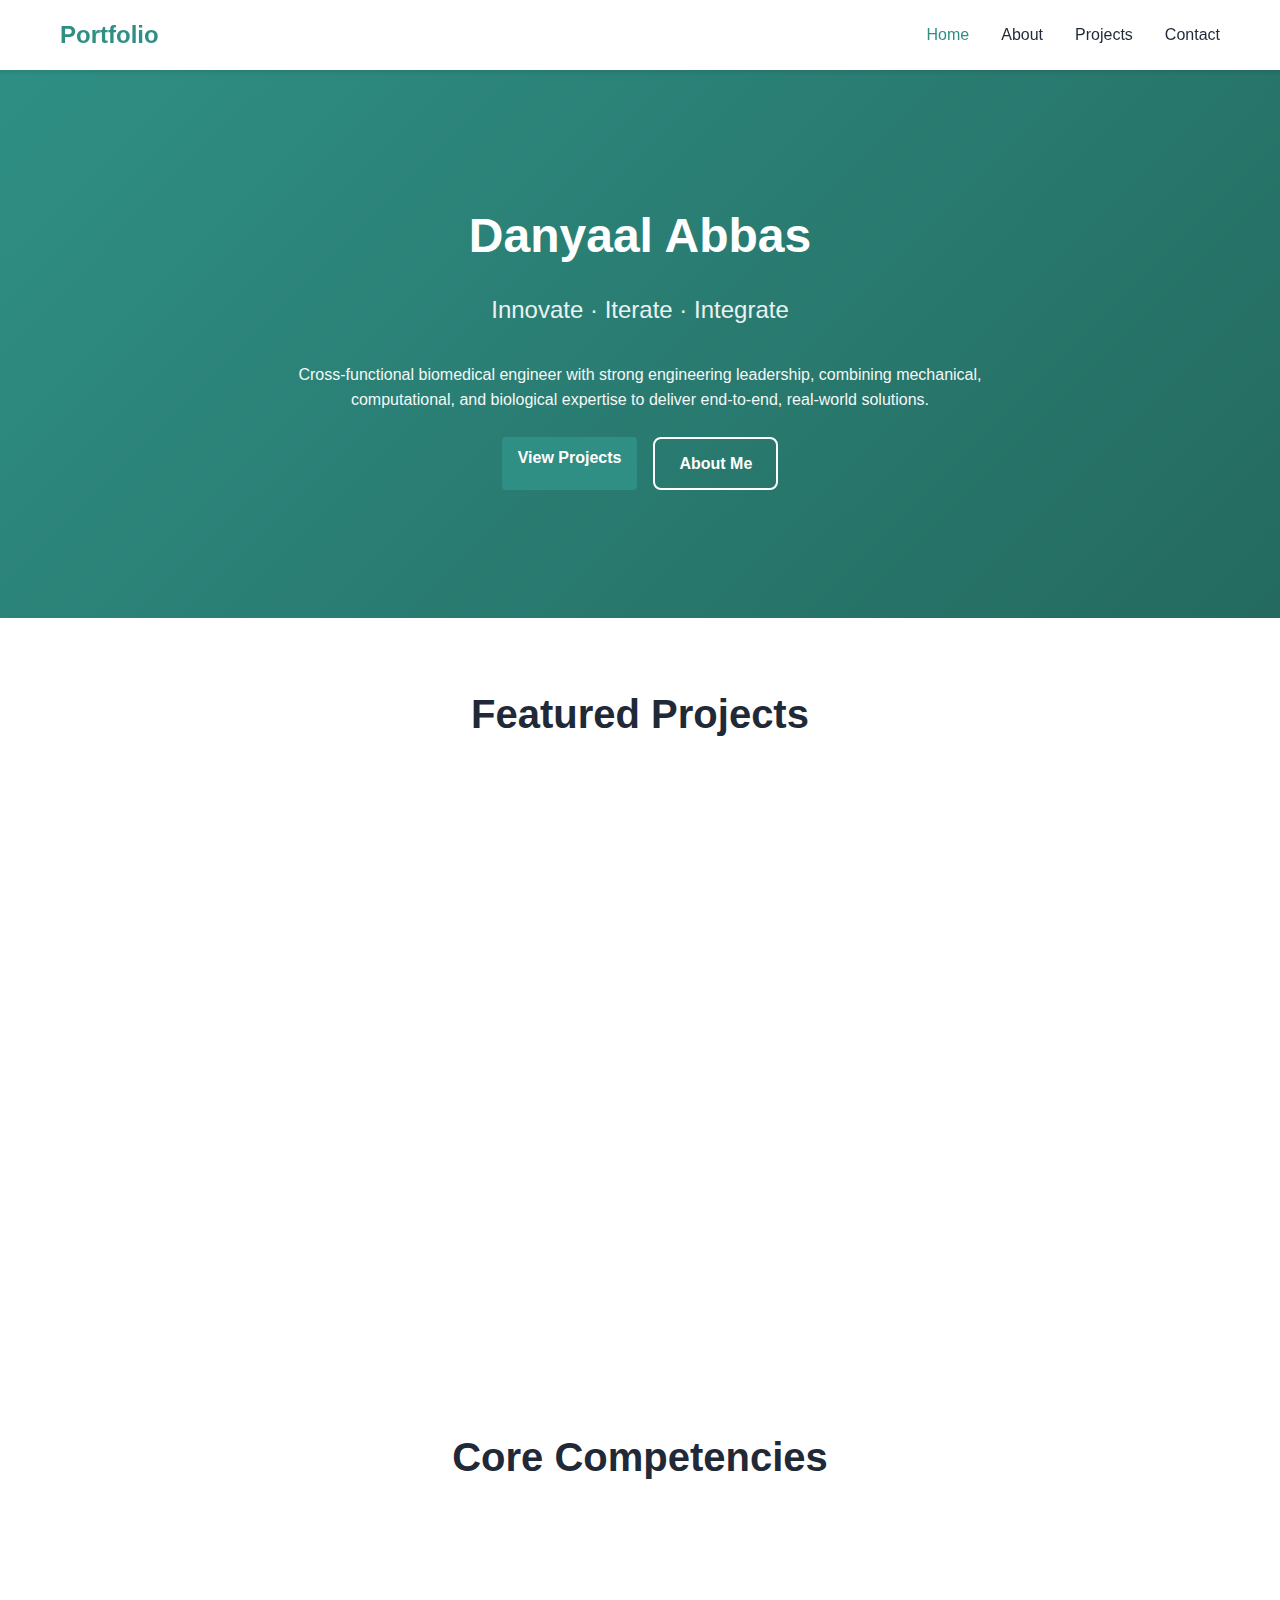
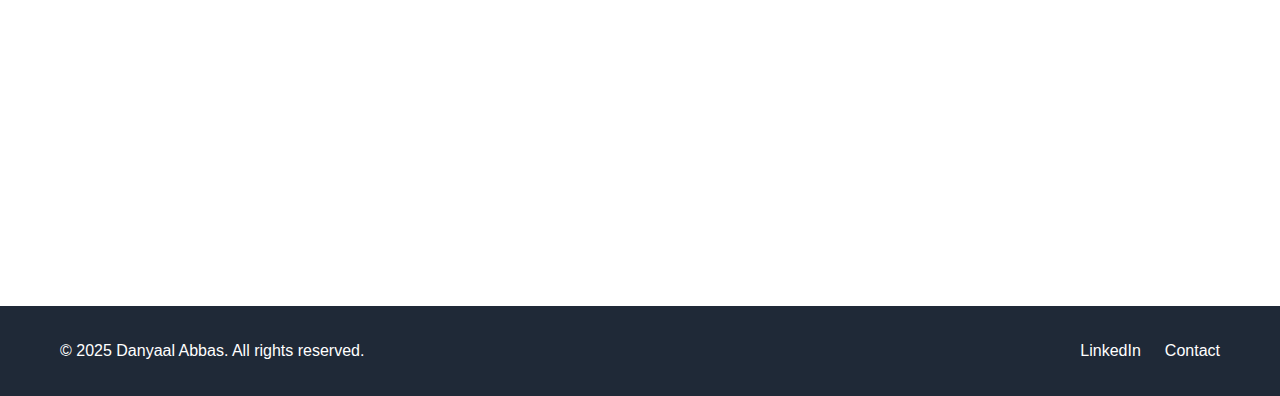
<file: index.html>
<!DOCTYPE html>
<html lang="en">
<head>
    <meta charset="UTF-8">
    <meta name="viewport" content="width=device-width, initial-scale=1.0">
    <meta name="description" content="Danyaal Abbas — Biomedical Engineering Portfolio">
    <title>Danyaal Abbas — Biomedical Engineer</title>
    <link rel="stylesheet" href="styles.css">
    <link rel="icon" href="images/D-favicon.svg" type="image/svg+xml">
</head>
<body>
    <nav class="navbar">
        <div class="nav-container">
            <a href="index.html" class="nav-logo">Portfolio</a>
            <ul class="nav-menu">
                <li class="nav-item">
                    <a href="index.html" class="nav-link active">Home</a>
                </li>
                <li class="nav-item">
                    <a href="about.html" class="nav-link">About</a>
                </li>
                <li class="nav-item">
                    <a href="projects.html" class="nav-link">Projects</a>
                </li>
                <li class="nav-item">
                    <a href="contact.html" class="nav-link">Contact</a>
                </li>
            </ul>
            <div class="hamburger">
                <span class="bar"></span>
                <span class="bar"></span>
                <span class="bar"></span>
            </div>
        </div>
    </nav>

    <section class="hero">
        <div class="hero-content">
            <h1 class="hero-title">Danyaal Abbas</h1>
            <p class="hero-subtitle">Innovate · Iterate · Integrate</p>
            <p style="max-width:720px;margin:1rem auto 1.5rem;opacity:0.95;">Cross-functional biomedical engineer with strong engineering leadership, combining mechanical, computational, and biological expertise to deliver end-to-end, real-world solutions.</p>
            <div class="hero-buttons">
                <a href="projects.html" class="btn btn-primary">View Projects</a>
                <a href="about.html" class="btn btn-secondary">About Me</a>
            </div>
        </div>
    </section>

    <section class="featured-section">
        <div class="container">
            <h2 class="section-title">Featured Projects</h2>
            <div class="featured-grid">
                    <div class="featured-card">
                        <div class="featured-image">
                            <img src="images/thumbs/thumb-500ml-spinner-cfd-fluent-cropped.png" alt="Stirred Tank Reactor CFD Analysis" loading="lazy" onerror="this.src='images/placeholder.svg'">
                        </div>
                        <div class="featured-content">
                            <h3>Stirred Tank Reactor CFD Analysis</h3>
                            <p>Representative CFD modelling and scale‑parameterisation of a Corning ProCulture 500mL spinner flask to identify shear hotspots and enable scale-consistent conditions for aggregate cell culture.</p>
                            <a href="projects.html#bioreactor" class="btn-link">Learn More →</a>
                        </div>
                    </div>
                    <div class="featured-card">
                        <div class="featured-image">
                                <img src="images/thumbs/thumb-demo-setup.png" alt="Instrumented Microfluidic Chip Design" loading="lazy" onerror="this.src='images/placeholder.svg'">
                        </div>
                        <div class="featured-content">
                            <h3>Instrumented Microfluidic Chip Design</h3>
                            <p>Design and prototyping of encapsulated microfluidic cartridges and a low‑noise fluorometer excitation circuit for life‑detection assays on the UBC Rover.</p>
                            <a href="projects.html#marsrover" class="btn-link">Learn More →</a>
                        </div>
                    </div>
                    <div class="featured-card">
                        <div class="featured-image">
                                <img src="images/thumbs/thumb-velocity-contour.png" alt="Cold-Gas Thruster Nozzle Design" loading="lazy" onerror="this.src='images/placeholder.svg'">
                        </div>
                        <div class="featured-content">
                            <h3>Cold-Gas Thruster Nozzle Design</h3>
                            <p>Design and CFD validation of a converging-diverging nozzle for a CO2 cold-gas thruster, targeting Mach 2.5 exit velocity using isentropic design and Ansys Fluent verification.</p>
                            <a href="projects.html#thruster" class="btn-link">Learn More →</a>
                        </div>
                    </div>
            </div>
        </div>
    </section>

    <section class="skills-section">
        <div class="container">
            <h2 class="section-title">Core Competencies</h2>
            <div class="skills-grid">
                <div class="skill-card">
                    <div class="skill-icon">🔧</div>
                    <h3>Mechanical Design</h3>
                    <p>CAD modeling, prototyping, and mechanical systems design</p>
                </div>
                <div class="skill-card">
                    <div class="skill-icon">⚗️</div>
                    <h3>Process Development</h3>
                    <p>Experienced in producing results in PD for process scale‑up</p>
                </div>
                <div class="skill-card">
                    <div class="skill-icon">🔬</div>
                    <h3>Research & Analysis</h3>
                    <p>Data analysis, testing, and documentation</p>
                </div>
                <div class="skill-card">
                    <div class="skill-icon">💡</div>
                    <h3>Innovation</h3>
                    <p>Creative problem-solving and design thinking</p>
                </div>
            </div>
        </div>
    </section>

    <footer class="footer">
        <div class="container">
            <p>&copy; 2025 Danyaal Abbas. All rights reserved.</p>
            <div class="social-links">
                <a href="https://www.linkedin.com/in/s-d-abbas/" class="social-link">LinkedIn</a>
                <a href="contact.html" class="social-link">Contact</a>
            </div>
        </div>
    </footer>

    <script src="script.js"></script>
</body>
</html>
</file>
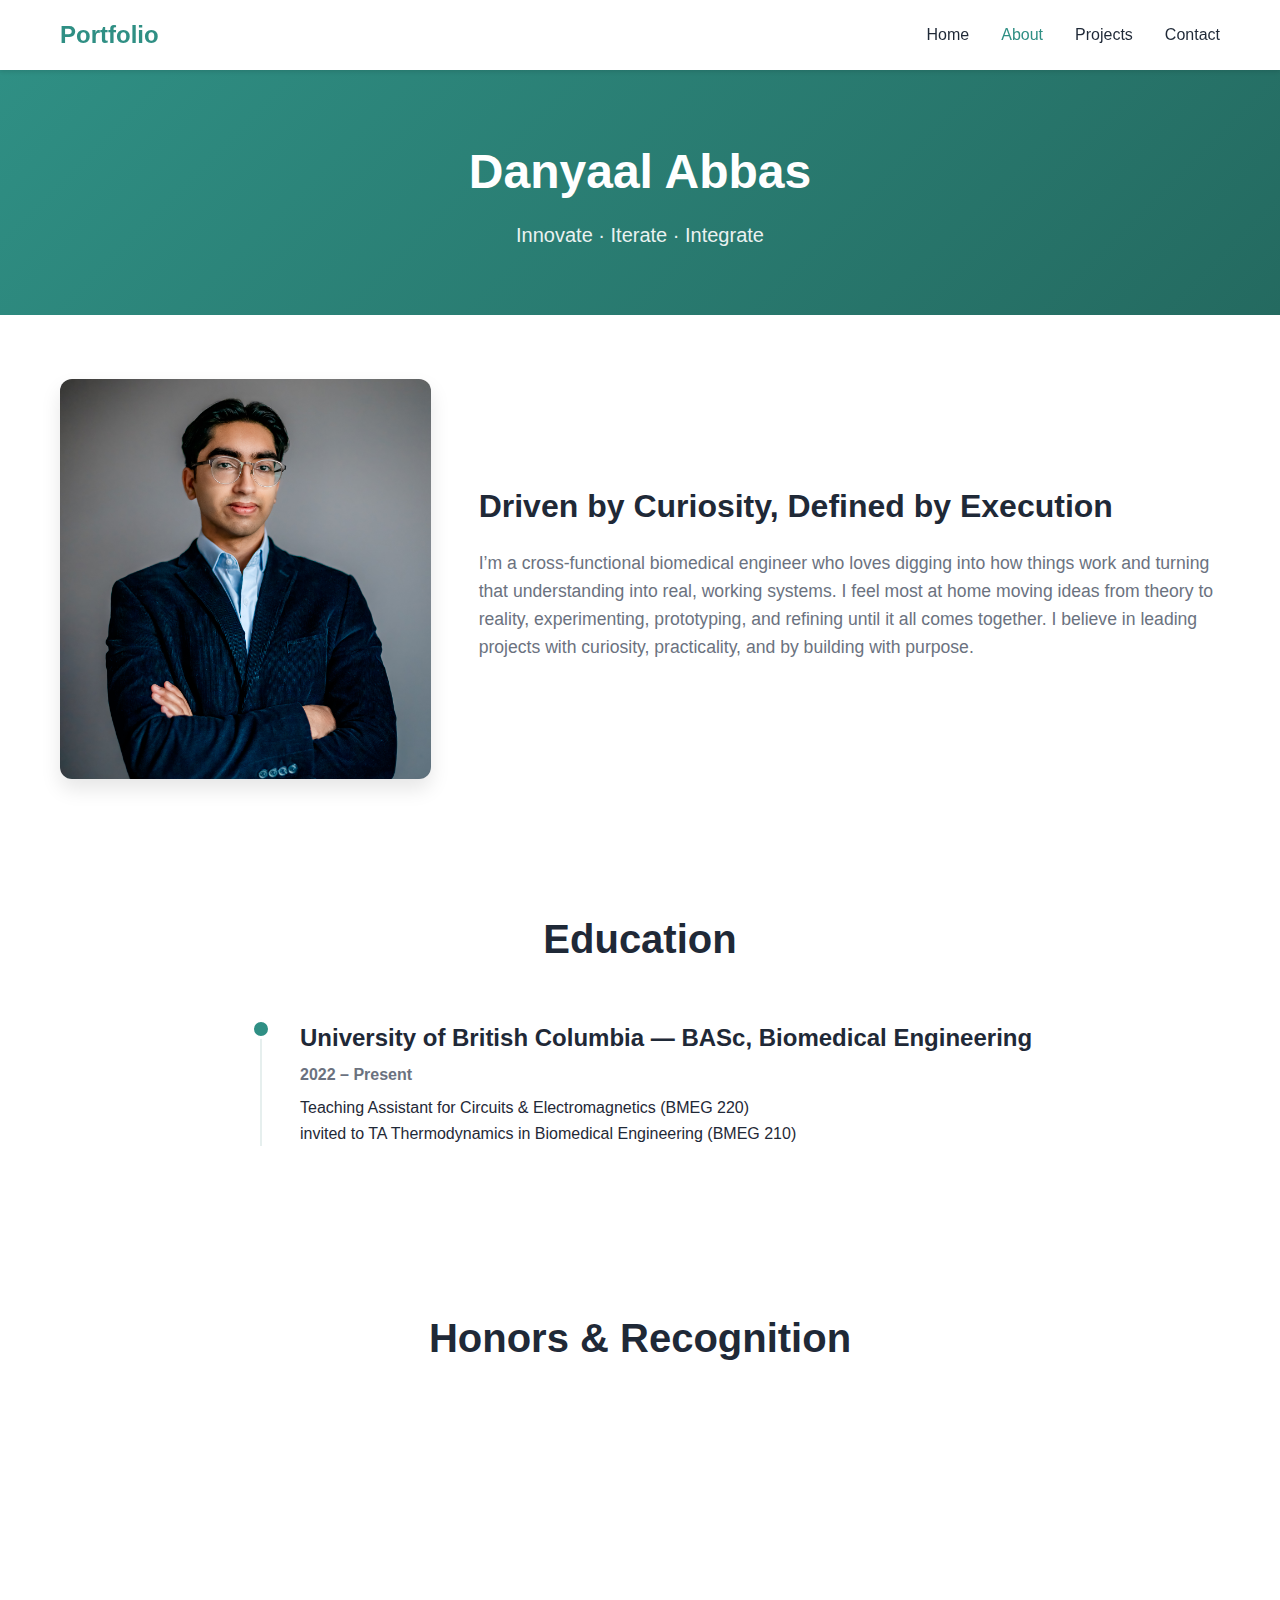
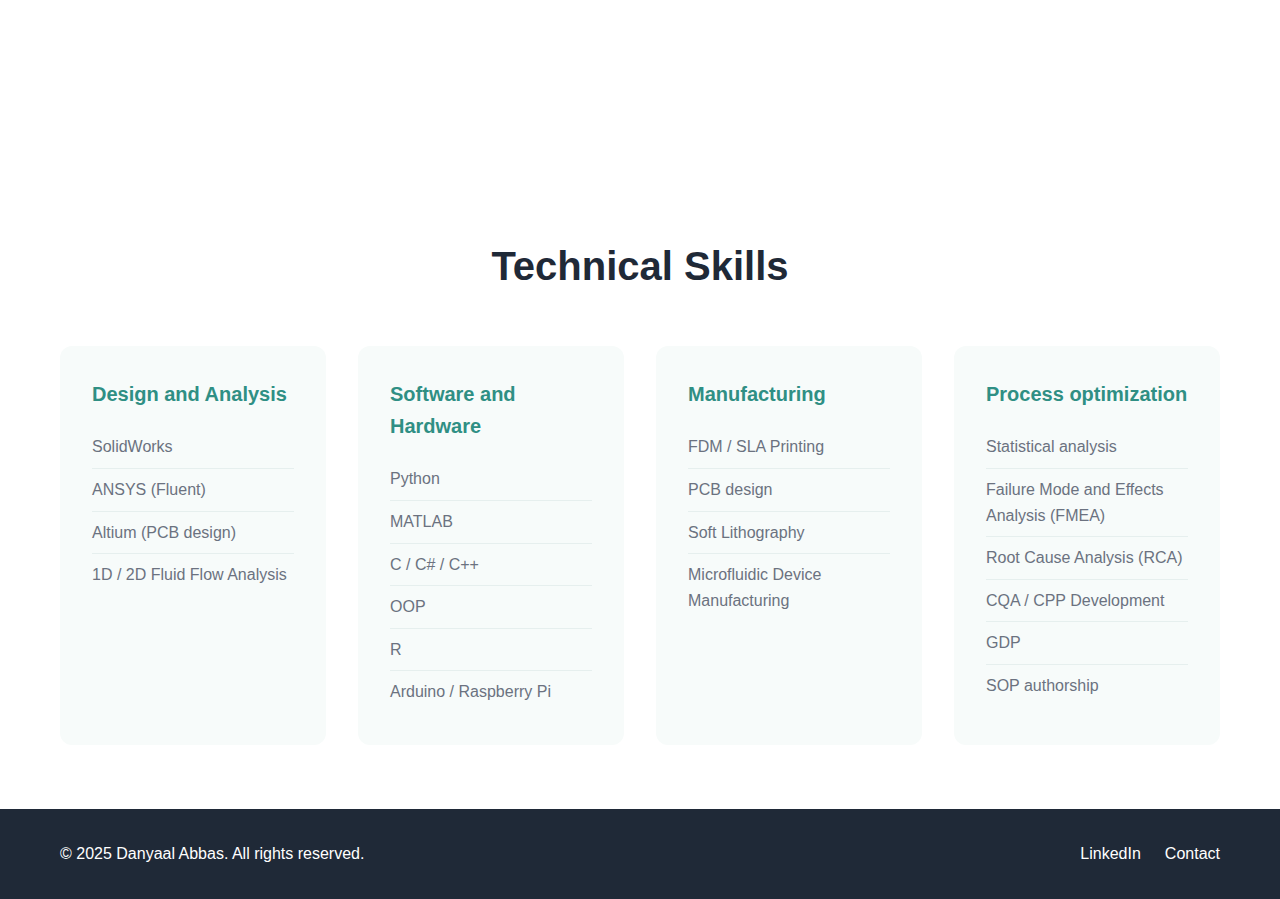
<file: about.html>
<!DOCTYPE html>
<html lang="en">
<head>
    <meta charset="UTF-8">
    <meta name="viewport" content="width=device-width, initial-scale=1.0">
    <meta name="description" content="About - Mechanical & Biomedical Engineering Portfolio">
    <title>About | Engineering Portfolio</title>
    <link rel="stylesheet" href="styles.css">
</head>
<body>
    <nav class="navbar">
        <div class="nav-container">
            <a href="index.html" class="nav-logo">Portfolio</a>
            <ul class="nav-menu">
                <li class="nav-item">
                    <a href="index.html" class="nav-link">Home</a>
                </li>
                <li class="nav-item">
                    <a href="about.html" class="nav-link active">About</a>
                </li>
                <li class="nav-item">
                    <a href="projects.html" class="nav-link">Projects</a>
                </li>
                <li class="nav-item">
                    <a href="contact.html" class="nav-link">Contact</a>
                </li>
            </ul>
            <div class="hamburger">
                <span class="bar"></span>
                <span class="bar"></span>
                <span class="bar"></span>
            </div>
        </div>
    </nav>

    <section class="page-header">
            <div class="container">
            <h1>Danyaal Abbas</h1>
            <p>Innovate · Iterate · Integrate</p>
        </div>
    </section>

    <section class="about-section">
        <div class="container">
            <div class="about-grid">
                <div class="about-image">
                    <img src="images/headshot.JPG" alt="Danyaal Abbas" onerror="this.src='images/placeholder.svg'">
                </div>
                <div class="about-content">
                    <h2>Driven by Curiosity, Defined by Execution</h2>
                    <p>I’m a cross-functional biomedical engineer who loves digging into how things work and turning that understanding into real, working systems. I feel most at home moving ideas from theory to reality, experimenting, prototyping, and refining until it all comes together. I believe in leading projects with curiosity, practicality, and by building with purpose.</p>
                </div>
            </div>
        </div>
    </section>

    <section class="education-section">
        <div class="container">
            <h2 class="section-title">Education</h2>
            <div class="timeline">
                <div class="timeline-item">
                    <div class="timeline-dot"></div>
                    <div class="timeline-content">
                        <h3>University of British Columbia — BASc, Biomedical Engineering</h3>
                        <p class="timeline-date">2022 – Present</p>
                        <p>Teaching Assistant for Circuits &amp; Electromagnetics (BMEG 220)</p>
                        <p>invited to TA Thermodynamics in Biomedical Engineering (BMEG 210)</p>
                    </div>
                </div>
            </div>
        </div>
    </section>

    <section class="awards-section">
        <div class="container">
            <h2 class="section-title">Honors & Recognition</h2>
            <div class="awards-grid">
                <div class="award-card">
                    <div class="award-icon">📚</div>
                    <h3>Top 10% of UBC's Faculty of Applied Science</h3>
                    <p>Academic ranking by GPA</p>
                </div>
                <div class="award-card">
                    <div class="award-icon">🏆</div>
                    <h3>2024 Amgen Pitch Competition</h3>
                    <h3>1st Place</h3> 
                    <p>Awarded $5,000 from Amgen for the development of a novel medical wearable.</p>
                </div>
                <div class="award-card">
                    <div class="award-icon">🎓</div>
                    <h3>Dean's Scholar</h3>
                    <p>Awarded for academic excellence and scholarly contributions.</p>
                </div>
            </div>
        </div>
    </section>

    <section class="technical-skills-section">
        <div class="container">
            <h2 class="section-title">Technical Skills</h2>
            <div class="skills-categories">
                <div class="skill-category">
                    <h3>Design and Analysis</h3>
                    <ul>
                        <li>SolidWorks</li>
                        <li>ANSYS (Fluent)</li>
                        <li>Altium (PCB design)</li>
                        <li>1D / 2D Fluid Flow Analysis</li>
                    </ul>
                </div>
                <div class="skill-category">
                    <h3>Software and Hardware</h3>
                    <ul>
                        <li>Python</li>
                        <li>MATLAB</li>
                        <li>C / C# / C++</li>
                        <li>OOP</li>
                        <li>R</li>
                        <li>Arduino / Raspberry Pi</li>
                    </ul>
                </div>
                <div class="skill-category">
                    <h3>Manufacturing</h3>
                    <ul>
                        <li>FDM / SLA Printing</li>
                        <li>PCB design</li>
                        <li>Soft Lithography</li>   
                        <li>Microfluidic Device Manufacturing</li>
                    </ul>
                </div>
                <div class="skill-category">
                    <h3>Process optimization</h3>
                    <ul>
                        <li>Statistical analysis</li>
                        <li>Failure Mode and Effects Analysis (FMEA)</li>
                        <li>Root Cause Analysis (RCA)</li>
                        <li>CQA / CPP Development</li>
                        <li>GDP</li>
                        <li>SOP authorship</li>
                    </ul>
                </div>
            </div>
        </div>
    </section>

    <footer class="footer">
        <div class="container">
            <p>&copy; 2025 Danyaal Abbas. All rights reserved.</p>
            <div class="social-links">
                <a href="https://www.linkedin.com/in/s-d-abbas/" class="social-link">LinkedIn</a>
                <a href="contact.html" class="social-link">Contact</a>
            </div>
        </div>
    </footer>

    <script src="script.js"></script>
</body>
</html>
</file>
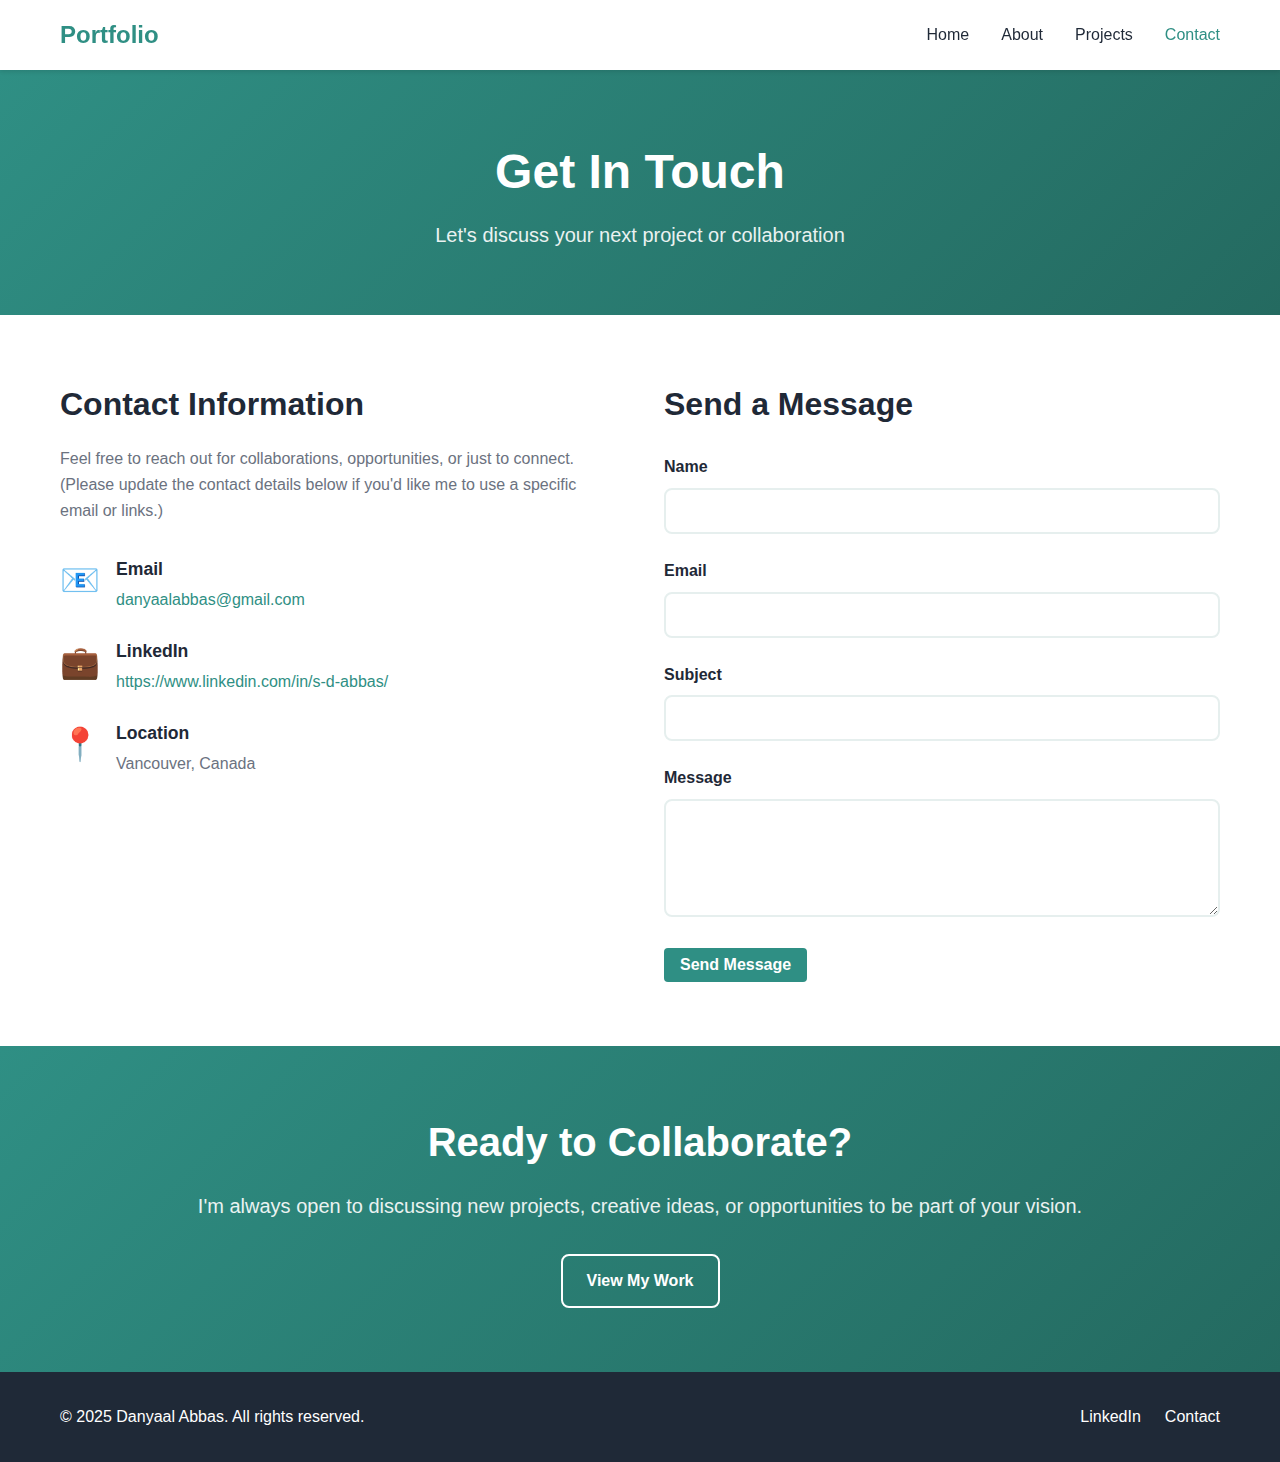
<file: contact.html>
<!DOCTYPE html>
<html lang="en">
<head>
    <meta charset="UTF-8">
    <meta name="viewport" content="width=device-width, initial-scale=1.0">
    <meta name="description" content="Contact - Mechanical & Biomedical Engineering Portfolio">
    <title>Contact | Engineering Portfolio</title>
    <link rel="stylesheet" href="styles.css">
</head>
<body>
    <nav class="navbar">
        <div class="nav-container">
            <a href="index.html" class="nav-logo">Portfolio</a>
            <ul class="nav-menu">
                <li class="nav-item">
                    <a href="index.html" class="nav-link">Home</a>
                </li>
                <li class="nav-item">
                    <a href="about.html" class="nav-link">About</a>
                </li>
                <li class="nav-item">
                    <a href="projects.html" class="nav-link">Projects</a>
                </li>
                <li class="nav-item">
                    <a href="contact.html" class="nav-link active">Contact</a>
                </li>
            </ul>
            <div class="hamburger">
                <span class="bar"></span>
                <span class="bar"></span>
                <span class="bar"></span>
            </div>
        </div>
    </nav>

    <section class="page-header">
        <div class="container">
            <h1>Get In Touch</h1>
            <p>Let's discuss your next project or collaboration</p>
        </div>
    </section>

    <section class="contact-section">
        <div class="container">
            <div class="contact-grid">
                <div class="contact-info">
                    <h2>Contact Information</h2>
                    <p>Feel free to reach out for collaborations, opportunities, or just to connect. (Please update the contact details below if you'd like me to use a specific email or links.)</p>
                    
                    <div class="contact-items">
                        <div class="contact-item">
                            <div class="contact-icon">📧</div>
                            <div class="contact-details">
                                <h3>Email</h3>
                                <p><a href="mailto:danyaalabbas@gmail.com">danyaalabbas@gmail.com</a></p>
                            </div>
                        </div>
                        
                        <div class="contact-item">
                            <div class="contact-icon">💼</div>
                            <div class="contact-details">
                                <h3>LinkedIn</h3>
                                <p><a href="https://www.linkedin.com/in/s-d-abbas/">https://www.linkedin.com/in/s-d-abbas/</a></p>
                            </div>
                        </div>

                        <div class="contact-item">
                            <div class="contact-icon">📍</div>
                            <div class="contact-details">
                                <h3>Location</h3>
                                <p>Vancouver, Canada</p>
                            </div>
                        </div>
                    </div>
                </div>
                
                <div class="contact-form-container">
                    <h2>Send a Message</h2>
                    <form class="contact-form" id="contactForm" onsubmit="return handleSubmit(event)">
                        <div class="form-group">
                            <label for="name">Name</label>
                            <input type="text" id="name" name="name" required>
                        </div>
                        
                        <div class="form-group">
                            <label for="email">Email</label>
                            <input type="email" id="email" name="email" required>
                        </div>
                        
                        <div class="form-group">
                            <label for="subject">Subject</label>
                            <input type="text" id="subject" name="subject" required>
                        </div>
                        
                        <div class="form-group">
                            <label for="message">Message</label>
                            <textarea id="message" name="message" rows="5" required></textarea>
                        </div>
                        
                        <button type="submit" class="btn btn-primary">Send Message</button>
                    </form>
                    <div id="formMessage" class="form-message"></div>
                </div>
            </div>
        </div>
    </section>

    <section class="cta-section">
        <div class="container">
            <h2>Ready to Collaborate?</h2>
            <p>I'm always open to discussing new projects, creative ideas, or opportunities to be part of your vision.</p>
            <a href="projects.html" class="btn btn-secondary">View My Work</a>
        </div>
    </section>

    <footer class="footer">
        <div class="container">
            <p>&copy; 2025 Danyaal Abbas. All rights reserved.</p>
            <div class="social-links">
                <a href="https://www.linkedin.com/in/s-d-abbas/" class="social-link">LinkedIn</a>
                <a href="contact.html" class="social-link">Contact</a>
            </div>
        </div>
    </footer>

    <script src="script.js"></script>
</body>
</html>
</file>
<file: styles.css>
/* Reset and Base Styles */
* {
    margin: 0;
    padding: 0;
    box-sizing: border-box;
}

:root {
    /* Softer teal/green palette (gentle contrast) */
    --primary-color: #2f8f84; /* soft teal */
    --secondary-color: #246a60; /* deeper teal */
    --accent-color: #6cc4b9; /* lighter accent */
    --text-dark: #1f2937;
    --text-light: #6b7280;
    --bg-light: #f7fbfa; /* slightly warmer than pure white */
    --bg-white: #ffffff;
    --border-color: #e6efee;
    --success-color: #10b981;
    --error-color: #ef4444;
    --theme-color: #2f8f84; /* theme color for buttons */
    --theme-color-dark: #246a60; /* darker shade of theme color */
}

body {
    font-family: -apple-system, BlinkMacSystemFont, 'Segoe UI', Roboto, Oxygen, Ubuntu, Cantarell, sans-serif;
    line-height: 1.6;
    color: var(--text-dark);
    background-color: var(--bg-white);
}

.container {
    max-width: 1200px;
    margin: 0 auto;
    padding: 0 20px;
}

/* Navigation */
.navbar {
    background-color: var(--bg-white);
    box-shadow: 0 2px 4px rgba(0, 0, 0, 0.1);
    position: sticky;
    top: 0;
    z-index: 1000;
}

.nav-container {
    max-width: 1200px;
    margin: 0 auto;
    padding: 1rem 20px;
    display: flex;
    justify-content: space-between;
    align-items: center;
}

.nav-logo {
    font-size: 1.5rem;
    font-weight: 700;
    color: var(--primary-color);
    text-decoration: none;
}

.nav-menu {
    display: flex;
    list-style: none;
    gap: 2rem;
}

.nav-link {
    color: var(--text-dark);
    text-decoration: none;
    font-weight: 500;
    transition: color 0.3s;
}

.nav-link:hover,
.nav-link.active {
    color: var(--primary-color);
}

.hamburger {
    display: none;
    flex-direction: column;
    cursor: pointer;
}

.bar {
    width: 25px;
    height: 3px;
    background-color: var(--text-dark);
    margin: 3px 0;
    transition: 0.3s;
}

/* Hero Section */
.hero {
    background: linear-gradient(135deg, var(--primary-color) 0%, var(--secondary-color) 100%);
    color: white;
    padding: 8rem 0;
    text-align: center;
}

.hero-content {
    max-width: 800px;
    margin: 0 auto;
    padding: 0 20px;
}

.hero-title {
    font-size: 3rem;
    margin-bottom: 1rem;
    font-weight: 700;
}

.hero-subtitle {
    font-size: 1.5rem;
    margin-bottom: 2rem;
    opacity: 0.9;
}

.hero-buttons {
    display: flex;
    gap: 1rem;
    justify-content: center;
    flex-wrap: wrap;
}

/* Buttons */
.btn {
    display: inline-block;
    padding: 0.75rem 1.5rem;
    border-radius: 0.5rem;
    text-decoration: none;
    font-weight: 600;
    transition: all 0.3s;
    border: 2px solid transparent;
}

.btn-primary {
    background-color: var(--theme-color); /* Use the theme color for the background */
    color: white; /* Set the text color to white */
    border: none; /* Remove any border */
    padding: 0.5rem 1rem; /* Add some padding */
    border-radius: 4px; /* Slightly round the corners */
    cursor: pointer; /* Change cursor to pointer on hover */
    font-size: 1rem; /* Adjust font size */
}

.btn-primary:hover {
    background-color: var(--theme-color-dark); /* Darken the theme color on hover */
}

.btn-secondary {
    background-color: transparent;
    color: white;
    border-color: white;
}

.btn-secondary:hover {
    background-color: white;
    color: var(--primary-color);
}

.btn-link {
    color: var(--primary-color);
    text-decoration: none;
    font-weight: 600;
    transition: all 0.3s;
}

.btn-link:hover {
    color: var(--secondary-color);
}

/* Sections */
.featured-section,
.skills-section,
.about-section,
.education-section,
.awards-section,
.technical-skills-section,
.projects-section,
.contact-section,
.cta-section {
    padding: 4rem 0;
}

.section-title {
    font-size: 2.5rem;
    text-align: center;
    margin-bottom: 3rem;
    color: var(--text-dark);
}

/* Featured Grid */
.featured-grid {
    display: grid;
    grid-template-columns: repeat(auto-fit, minmax(320px, 1fr));
    gap: 2rem;
}

.featured-card {
    background: var(--bg-white);
    border-radius: 0.75rem;
    overflow: hidden;
    box-shadow: 0 4px 6px rgba(0, 0, 0, 0.1);
    transition: transform 0.3s, box-shadow 0.3s;
}

.featured-card:hover {
    transform: translateY(-5px);
    box-shadow: 0 10px 20px rgba(0, 0, 0, 0.15);
}

.featured-image {
    width: 100%;
    height: 200px;
    aspect-ratio: 16 / 9;
    overflow: hidden;
    /* neutral background so thumbnails show padded space instead of cropped edges */
    background-color: var(--bg-light);
    display: flex;
    align-items: center;
    justify-content: center;
}

.featured-image img {
    /* contain the whole thumbnail inside the card box and preserve aspect ratio */
    max-width: 100%;
    max-height: 100%;
    object-fit: contain;
    transition: transform 0.3s;
}

.featured-card:hover .featured-image img {
    transform: scale(1.03);
}

.featured-content {
    padding: 1.5rem;
}

.featured-content h3 {
    font-size: 1.5rem;
    margin-bottom: 0.5rem;
}

.featured-content p {
    color: var(--text-light);
    margin-bottom: 1rem;
}

/* Skills Grid */
.skills-grid {
    display: grid;
    grid-template-columns: repeat(auto-fit, minmax(250px, 1fr));
    gap: 2rem;
}

.skill-card {
    background: var(--bg-light);
    padding: 2rem;
    border-radius: 0.75rem;
    text-align: center;
    transition: transform 0.3s;
}

.skill-card:hover {
    transform: translateY(-5px);
}

.skill-icon {
    font-size: 3rem;
    margin-bottom: 1rem;
}

.skill-card h3 {
    font-size: 1.25rem;
    margin-bottom: 0.5rem;
}

.skill-card p {
    color: var(--text-light);
}

/* Page Header */
.page-header {
    background: linear-gradient(135deg, var(--primary-color) 0%, var(--secondary-color) 100%);
    color: white;
    padding: 4rem 0;
    text-align: center;
}

.page-header h1 {
    font-size: 3rem;
    margin-bottom: 0.5rem;
}

.page-header p {
    font-size: 1.25rem;
    opacity: 0.9;
}

/* About Section */
.about-grid {
    display: grid;
    grid-template-columns: 1fr 2fr;
    gap: 3rem;
    align-items: center;
}

.about-image {
    border-radius: 0.75rem;
    overflow: hidden;
    box-shadow: 0 10px 20px rgba(0, 0, 0, 0.1);
}

.about-image img {
    width: 100%;
    height: 400px; /* fixed height to create a consistent crop */
    display: block;
    object-fit: cover; /* crop rectangular images nicely */
}

.about-content h2 {
    font-size: 2rem;
    margin-bottom: 1rem;
}

.about-content p {
    color: var(--text-light);
    margin-bottom: 1rem;
    font-size: 1.1rem;
}

/* Timeline */
.timeline {
    max-width: 800px;
    margin: 0 auto;
    position: relative;
}

.timeline::before {
    content: '';
    position: absolute;
    left: 20px;
    top: 0;
    bottom: 0;
    width: 2px;
    background: var(--border-color);
}

.timeline-item {
    position: relative;
    padding-left: 60px;
    margin-bottom: 2rem;
}

.timeline-dot {
    position: absolute;
    left: 11px;
    top: 0;
    width: 20px;
    height: 20px;
    border-radius: 50%;
    background: var(--primary-color);
    border: 3px solid var(--bg-white);
}

.timeline-content h3 {
    font-size: 1.5rem;
    margin-bottom: 0.25rem;
}

.timeline-date {
    color: var(--text-light);
    font-weight: 600;
    margin-bottom: 0.5rem;
}

/* Awards Grid */
.awards-grid {
    display: grid;
    grid-template-columns: repeat(auto-fit, minmax(300px, 1fr));
    gap: 2rem;
}

.award-card {
    background: var(--bg-light);
    padding: 2rem;
    border-radius: 0.75rem;
    text-align: center;
}

.award-icon {
    font-size: 3rem;
    margin-bottom: 1rem;
}

.award-card h3 {
    font-size: 1.25rem;
    margin-bottom: 0.5rem;
}

.award-card p {
    color: var(--text-light);
}

/* Technical Skills */
.skills-categories {
    display: grid;
    grid-template-columns: repeat(auto-fit, minmax(250px, 1fr));
    gap: 2rem;
}

.skill-category {
    background: var(--bg-light);
    padding: 2rem;
    border-radius: 0.75rem;
}

.skill-category h3 {
    font-size: 1.25rem;
    margin-bottom: 1rem;
    color: var(--primary-color);
}

.skill-category ul {
    list-style: none;
}

.skill-category li {
    padding: 0.5rem 0;
    color: var(--text-light);
    border-bottom: 1px solid var(--border-color);
}

.skill-category li:last-child {
    border-bottom: none;
}

/* Projects Filter */
.projects-filter {
    display: flex;
    justify-content: center;
    gap: 1rem;
    margin-bottom: 3rem;
    flex-wrap: wrap;
}

.filter-btn {
    padding: 0.5rem 1.5rem;
    border: 2px solid var(--primary-color);
    background: transparent;
    color: var(--primary-color);
    border-radius: 0.5rem;
    cursor: pointer;
    font-weight: 600;
    transition: all 0.3s;
}

.filter-btn:hover,
.filter-btn.active {
    background: var(--primary-color);
    color: white;
}

/* Projects Grid */
.projects-grid {
    display: grid;
    grid-template-columns: repeat(auto-fill, minmax(320px, 1fr));
    gap: 2rem;
}

.project-card {
    background: var(--bg-white);
    border-radius: 0.75rem;
    overflow: hidden;
    box-shadow: 0 4px 6px rgba(0, 0, 0, 0.1);
    transition: all 0.3s;
}

.project-image {
    position: relative;
    width: 100%;
    height: 200px; /* match featured cards for consistent grid */
    aspect-ratio: 16 / 9;
    overflow: hidden;
    /* neutral background so 'contained' thumbnails show padded space */
    background-color: var(--bg-light);
    display: flex;
    align-items: center;
    justify-content: center;
}

.project-image img {
    /* contain the whole image inside the card box and preserve aspect ratio
       this prevents aggressive cropping; any leftover space shows the bg color */
    max-width: 100%;
    max-height: 100%;
    object-fit: contain;
    transition: transform 0.3s;
}

.project-card:hover .project-image img {
    transform: scale(1.05);
}

.project-overlay {
    position: absolute;
    top: 0;
    left: 0;
    right: 0;
    bottom: 0;
    background: rgba(37, 99, 235, 0.9);
    display: flex;
    align-items: center;
    justify-content: center;
    opacity: 0;
    transition: opacity 0.3s;
}

.project-card:hover .project-overlay {
    opacity: 1;
}

.btn-view {
    padding: 0.75rem 1.5rem;
    background: white;
    color: var(--primary-color);
    border: none;
    border-radius: 0.5rem;
    font-weight: 600;
    cursor: pointer;
    transition: transform 0.3s;
}

.btn-view:hover {
    transform: scale(1.05);
}

.project-info {
    padding: 1.5rem;
}

.project-info h3 {
    font-size: 1.5rem;
    margin-bottom: 0.5rem;
}

.project-category {
    color: var(--primary-color);
    font-weight: 600;
    font-size: 0.9rem;
    margin-bottom: 0.5rem;
}

.project-info p {
    color: var(--text-light);
}

/* Modal */
.modal {
    display: none;
    position: fixed;
    z-index: 2000;
    left: 0;
    top: 0;
    width: 100%;
    height: 100%;
    overflow: auto;
    background-color: rgba(0, 0, 0, 0.8);
}

.modal-content {
    background-color: var(--bg-white);
    margin: 5% auto;
    padding: 2rem;
    border-radius: 0.75rem;
    width: 90%;
    max-width: 900px;
    max-height: 85vh;
    overflow-y: auto;
    position: relative;
}

.close {
    color: var(--text-light);
    float: right;
    font-size: 2rem;
    font-weight: bold;
    cursor: pointer;
    line-height: 1;
}

.close:hover {
    color: var(--text-dark);
}

.modal-content h2 {
    font-size: 2rem;
    margin-bottom: 1.5rem;
    color: var(--text-dark);
}

.modal-images {
    margin-bottom: 2rem;
}

.modal-images img {
    width: 100%;
    height: auto;
    border-radius: 0.5rem;
    margin-bottom: 1rem;
}

.modal-details h3 {
    font-size: 1.5rem;
    margin-top: 1.5rem;
    margin-bottom: 0.75rem;
    color: var(--primary-color);
}

.modal-details p {
    color: var(--text-light);
    margin-bottom: 1rem;
    line-height: 1.6;
}

.modal-details ul {
    list-style-position: inside;
    color: var(--text-light);
    margin-bottom: 1rem;
}

.modal-details li {
    padding: 0.25rem 0;
}

/* Contact Section */
.contact-grid {
    display: grid;
    grid-template-columns: 1fr 1fr;
    gap: 3rem;
}

.contact-info h2 {
    font-size: 2rem;
    margin-bottom: 1rem;
}

.contact-info p {
    color: var(--text-light);
    margin-bottom: 2rem;
}

.contact-items {
    display: flex;
    flex-direction: column;
    gap: 1.5rem;
}

.contact-item {
    display: flex;
    gap: 1rem;
    align-items: flex-start;
}

.contact-icon {
    font-size: 2rem;
}

.contact-details h3 {
    font-size: 1.1rem;
    margin-bottom: 0.25rem;
}

.contact-details p {
    color: var(--text-light);
    margin: 0;
}

.contact-details a {
    color: var(--primary-color);
    text-decoration: none;
}

.contact-details a:hover {
    text-decoration: underline;
}

/* Contact Form */
.contact-form-container h2 {
    font-size: 2rem;
    margin-bottom: 1.5rem;
}

.form-group {
    margin-bottom: 1.5rem;
}

.form-group label {
    display: block;
    margin-bottom: 0.5rem;
    font-weight: 600;
}

.form-group input,
.form-group textarea {
    width: 100%;
    padding: 0.75rem;
    border: 2px solid var(--border-color);
    border-radius: 0.5rem;
    font-family: inherit;
    font-size: 1rem;
    transition: border-color 0.3s;
}

.form-group input:focus,
.form-group textarea:focus {
    outline: none;
    border-color: var(--primary-color);
}

.form-message {
    margin-top: 1rem;
    padding: 1rem;
    border-radius: 0.5rem;
    display: none;
}

.form-message.success {
    background-color: #d1fae5;
    color: var(--success-color);
    display: block;
}

.form-message.error {
    background-color: #fee2e2;
    color: var(--error-color);
    display: block;
}

/* CTA Section */
.cta-section {
    background: linear-gradient(135deg, var(--primary-color) 0%, var(--secondary-color) 100%);
    color: white;
    text-align: center;
    padding: 4rem 0;
}

.cta-section h2 {
    font-size: 2.5rem;
    margin-bottom: 1rem;
}

.cta-section p {
    font-size: 1.25rem;
    margin-bottom: 2rem;
    opacity: 0.9;
}

/* Footer */
.footer {
    background-color: var(--text-dark);
    color: white;
    padding: 2rem 0;
    text-align: center;
}

.footer .container {
    display: flex;
    justify-content: space-between;
    align-items: center;
    flex-wrap: wrap;
    gap: 1rem;
}

.social-links {
    display: flex;
    gap: 1.5rem;
}

.social-link {
    color: white;
    text-decoration: none;
    transition: color 0.3s;
}

.social-link:hover {
    color: var(--accent-color);
}

/* Responsive Design */
@media (max-width: 968px) {
    .about-grid,
    .contact-grid {
        grid-template-columns: 1fr;
    }
    
    .hero-title {
        font-size: 2.5rem;
    }
    
    .section-title {
        font-size: 2rem;
    }
}

@media (max-width: 768px) {
    .nav-menu {
        position: fixed;
        left: -100%;
        top: 70px;
        flex-direction: column;
        background-color: var(--bg-white);
        width: 100%;
        text-align: center;
        transition: 0.3s;
        box-shadow: 0 10px 27px rgba(0, 0, 0, 0.1);
        padding: 2rem 0;
        gap: 0;
    }

    .nav-menu.active {
        left: 0;
    }

    .nav-item {
        margin: 1rem 0;
    }

    .hamburger {
        display: flex;
    }
    
    .hero {
        padding: 4rem 0;
    }
    
    .hero-title {
        font-size: 2rem;
    }
    
    .hero-subtitle {
        font-size: 1.2rem;
    }
    
    .featured-grid,
    .projects-grid {
        grid-template-columns: 1fr;
    }
    
    .footer .container {
        flex-direction: column;
        text-align: center;
    }
}

@media (max-width: 480px) {
    .hero-title {
        font-size: 1.75rem;
    }
    
    .page-header h1 {
        font-size: 2rem;
    }
    
    .modal-content {
        width: 95%;
        padding: 1.5rem;
    }
}

/* Animations */
@keyframes fadeIn {
    from {
        opacity: 0;
        transform: translateY(20px);
    }
    to {
        opacity: 1;
        transform: translateY(0);
    }
}

/* Utility Classes */
.hidden {
    display: none !important;
}

.text-center {
    text-align: center;
}

.mt-1 { margin-top: 0.5rem; }
.mt-2 { margin-top: 1rem; }
.mt-3 { margin-top: 1.5rem; }
.mb-1 { margin-bottom: 0.5rem; }
.mb-2 { margin-bottom: 1rem; }
.mb-3 { margin-bottom: 1.5rem; }

/* Modal figure helpers */
.modal-details::after {
    content: "";
    display: table;
    clear: both;
}

.modal-figure {
    margin: 0 0 1rem 0;
}

.modal-figure img {
    width: 100%;
    height: auto;
    border-radius: 0.5rem;
    display: block;
}

.modal-figure.modal-figure-center {
    max-width: 60%;
    margin: 0.75rem auto;
}

.modal-figure.modal-figure-right {
    float: right;
    max-width: 40%;
    margin-left: 1rem;
}

.modal-figure figcaption {
    text-align: center;
    font-size: 0.9rem;
    color: #666;
    margin-top: 0.25rem;
}
</file>
